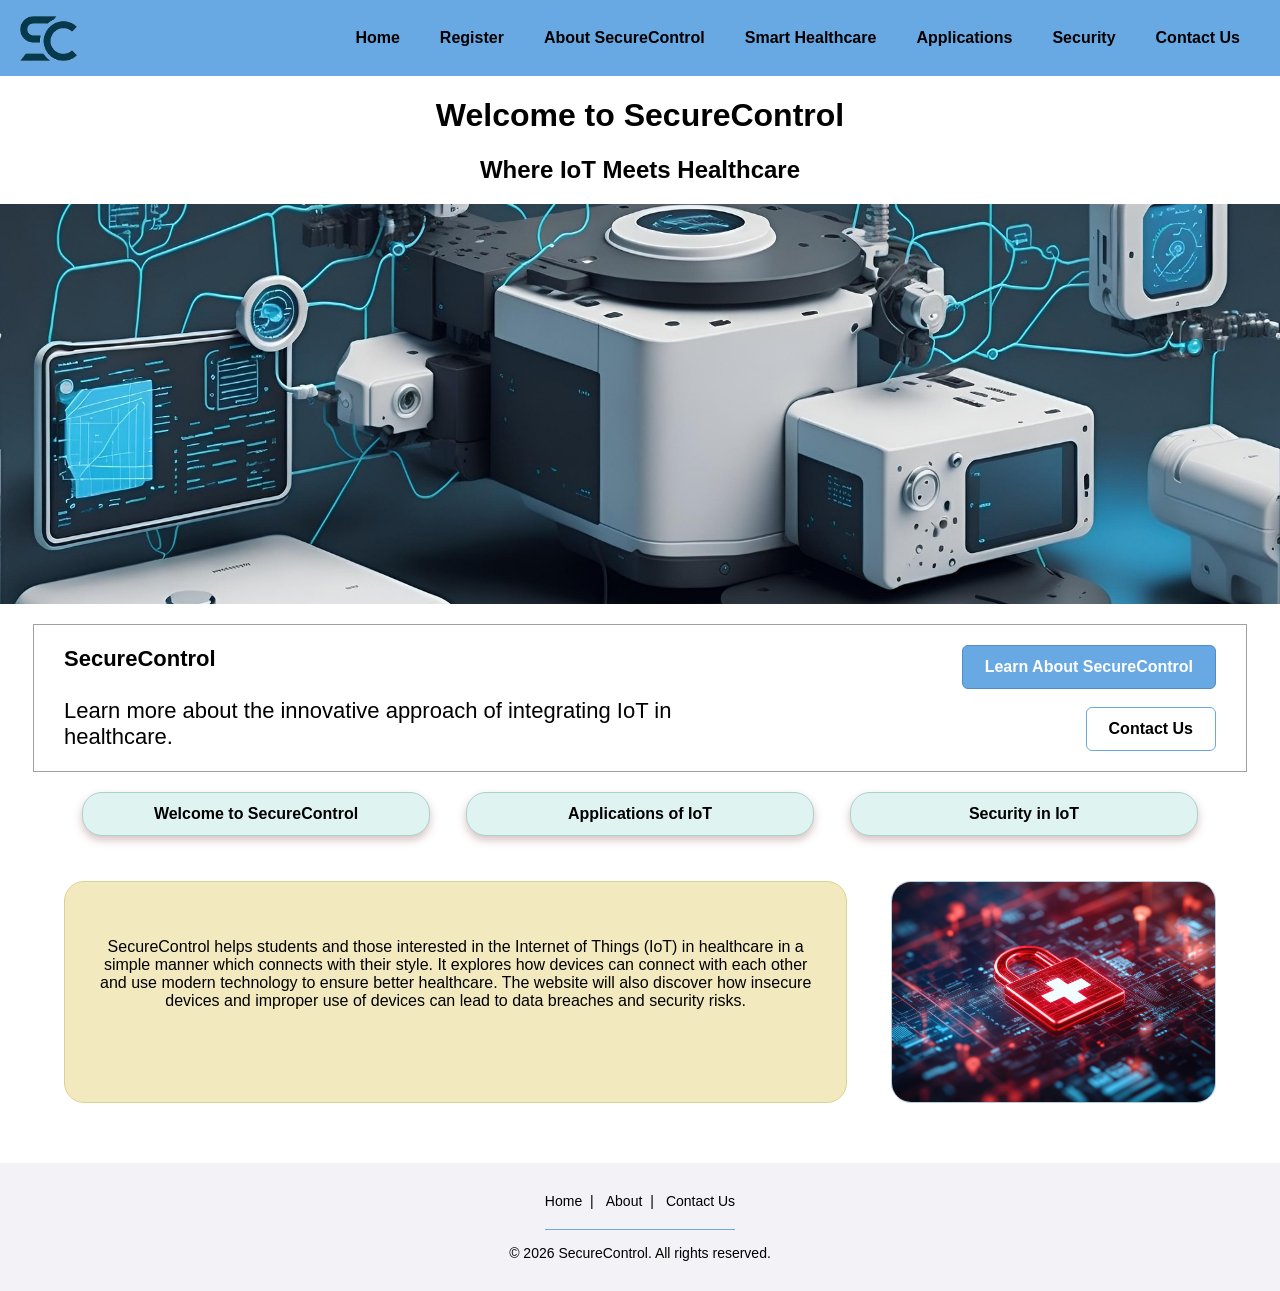
<file: index.html>
<!DOCTYPE html>
<html lang="en">
<head>
<meta charset="UTF-8">
<meta name="viewport" content="width=device-width, initial-scale=1.0">
<title>SecureControl | Home</title>
<link rel="stylesheet" href="webstyle.css">
</head>
<body>

<nav class="top-menu">
    <a href="index.html" class="logo-link"><img class="logo" src="images/logo.png" alt="Nav Logo"></a>
    <ul>
        <li><a href="index.html">Home</a></li>
        <li><a href="register.html">Register</a></li>
        <li><a href="about_securecontrol.html">About SecureControl</a></li>
        <li><a href="smart_healthcare.html">Smart Healthcare</a></li>
        <li><a href="applications.html">Applications</a></li>
        <li><a href="security.html">Security</a></li>
        <li><a href="contact.html">Contact Us</a></li>
    </ul>
</nav>


    <h1 style="text-align: center;">Welcome to SecureControl</h1>
    <h2 style="text-align: center;">Where IoT Meets Healthcare</h2>


<div class="main">
    <img src="images/home_main.jpg" alt="IoT in healthcare main image">
</div>

<div class="homeBrandRow">
    <div class="homeBrandText">
        <strong>SecureControl</strong><br><br>
        Learn more about the innovative approach of integrating IoT in healthcare.
    </div>

    <div class="homeButtons">
        <a href="about_securecontrol.html" class="blue-btn">Learn About SecureControl</a><br><br>
        <a href="contact.html" class="white-btn">Contact Us</a>
    </div>
</div>

<div class="gallerycontainer">
    <div class="row">
        <div class="card">
            <div class="container">
                <a href="about_securecontrol.html">
                    <b>Welcome to SecureControl</b>
                </a>
            </div>
        </div>

        <div class="card">
            <div class="container">
                <a href="applications.html">
                    <b>Applications of IoT</b>
                </a>
            </div>
        </div>

        <div class="card">
            <div class="container">
                <a href="security.html">
                    <b>Security in IoT</b>
                </a>
            </div>
        </div>
    </div>
</div>

<div class="homeBottomRow">
    <div class="homeIntroBox">
        <p>
            SecureControl helps students and those interested in the Internet of Things (IoT) in healthcare in a simple manner which connects with their style. 
            It explores how devices can connect with each other and use modern technology to ensure better healthcare.
            The website will also discover how insecure devices and improper use of devices can lead to data breaches and security risks.
        </p>
    </div>

    <div class="homeSideImageBox">
        <img src="images/home_side.jpg" alt="Related healthcare technology image">
    </div>
</div>

<div class="footer">
    <div class="footer-links">
        <a href="index.html">Home</a>
        <a href="about_securecontrol.html">About</a>
        <a href="contact.html">Contact Us</a>
    </div>
    <div class="footer-copyright">
        &copy; 2026 SecureControl. All rights reserved.
    </div>
</div>

</body>
</html>
</file>
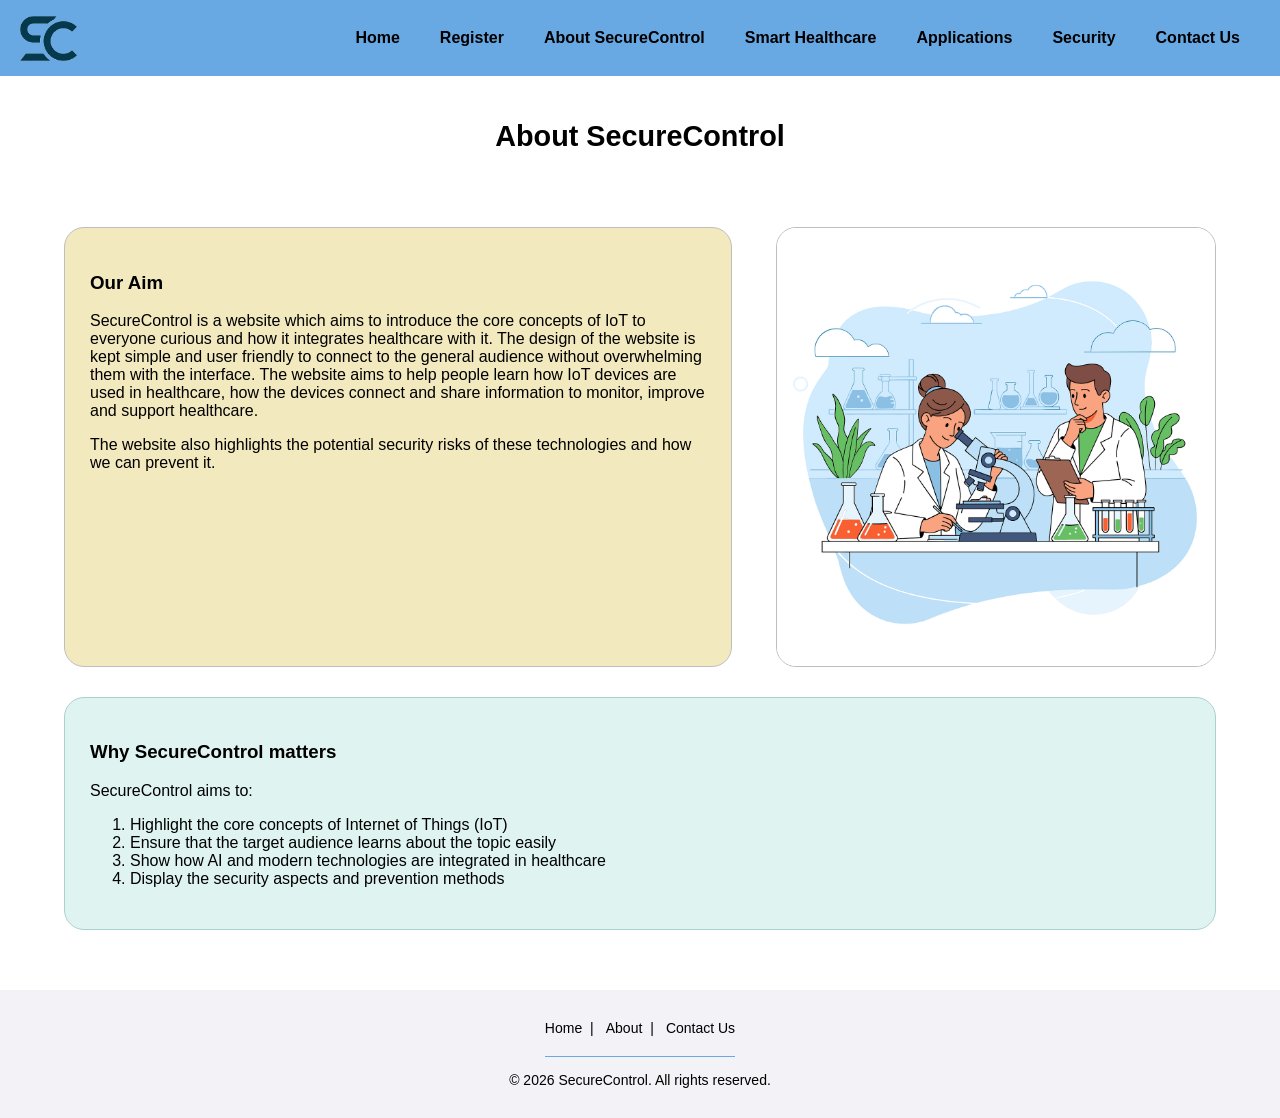
<file: about_securecontrol.html>
<!DOCTYPE html>
<html lang="en">
<head>
<meta charset="UTF-8">
<meta name="viewport" content="width=device-width, initial-scale=1.0">
<title>SecureControl | About SecureControl</title>
<link rel="stylesheet" href="webstyle.css">
</head>
<body>

<nav class="top-menu">
    <a href="index.html" class="logo-link"><img class="logo" src="images/logo.png" alt="Logo"></a>
    <ul>
        <li><a href="index.html">Home</a></li>
        <li><a href="register.html">Register</a></li>
        <li><a href="about_securecontrol.html">About SecureControl</a></li>
        <li><a href="smart_healthcare.html">Smart Healthcare</a></li>
        <li><a href="applications.html">Applications</a></li>
        <li><a href="security.html">Security</a></li>
        <li><a href="contact.html">Contact Us</a></li>
    </ul>
</nav>

<div class="heading">
    <h2>About SecureControl</h2>
</div>

<div class="aboutMissionRow">
    <div class="aboutMission">
        <h3>Our Aim</h3>
        <p>
            SecureControl is a website which aims to introduce the core concepts of IoT to everyone curious and how it integrates healthcare with it.
            The design of the website is kept simple and user friendly to connect to the general audience without overwhelming them with the interface.
            The website aims to help people learn how IoT devices are used in healthcare, how the devices connect and share information to monitor, improve and 
            support healthcare.
        </p>
        <p>
            The website also highlights the potential security risks of these technologies and how we can prevent it.
        </p>
 
    </div>

    <div class="aboutImageBox">
        <img src="images/about_target.png" alt="Target audience and healthcare technology image">
    </div>
</div>

<div class="aboutBottomRow">
    <div class="aboutImportance" style="width: 100%;">
        <h3>Why SecureControl matters</h3>
        <p>SecureControl aims to:</p>
        <ol>
            <li>Highlight the core concepts of Internet of Things (IoT)</li>
            <li>Ensure that the target audience learns about the topic easily</li>
            <li>Show how AI and modern technologies are integrated in healthcare</li>
            <li>Display the security aspects and prevention methods</li>
        </ol>
    </div>
</div>

<div class="footer">
    <div class="footer-links">
        <a href="index.html">Home</a>
        <a href="about_securecontrol.html">About</a>
        <a href="contact.html">Contact Us</a>
    </div>
    <div class="footer-copyright">
        &copy; 2026 SecureControl. All rights reserved.
    </div>
</div>

</body>
</html>
</file>
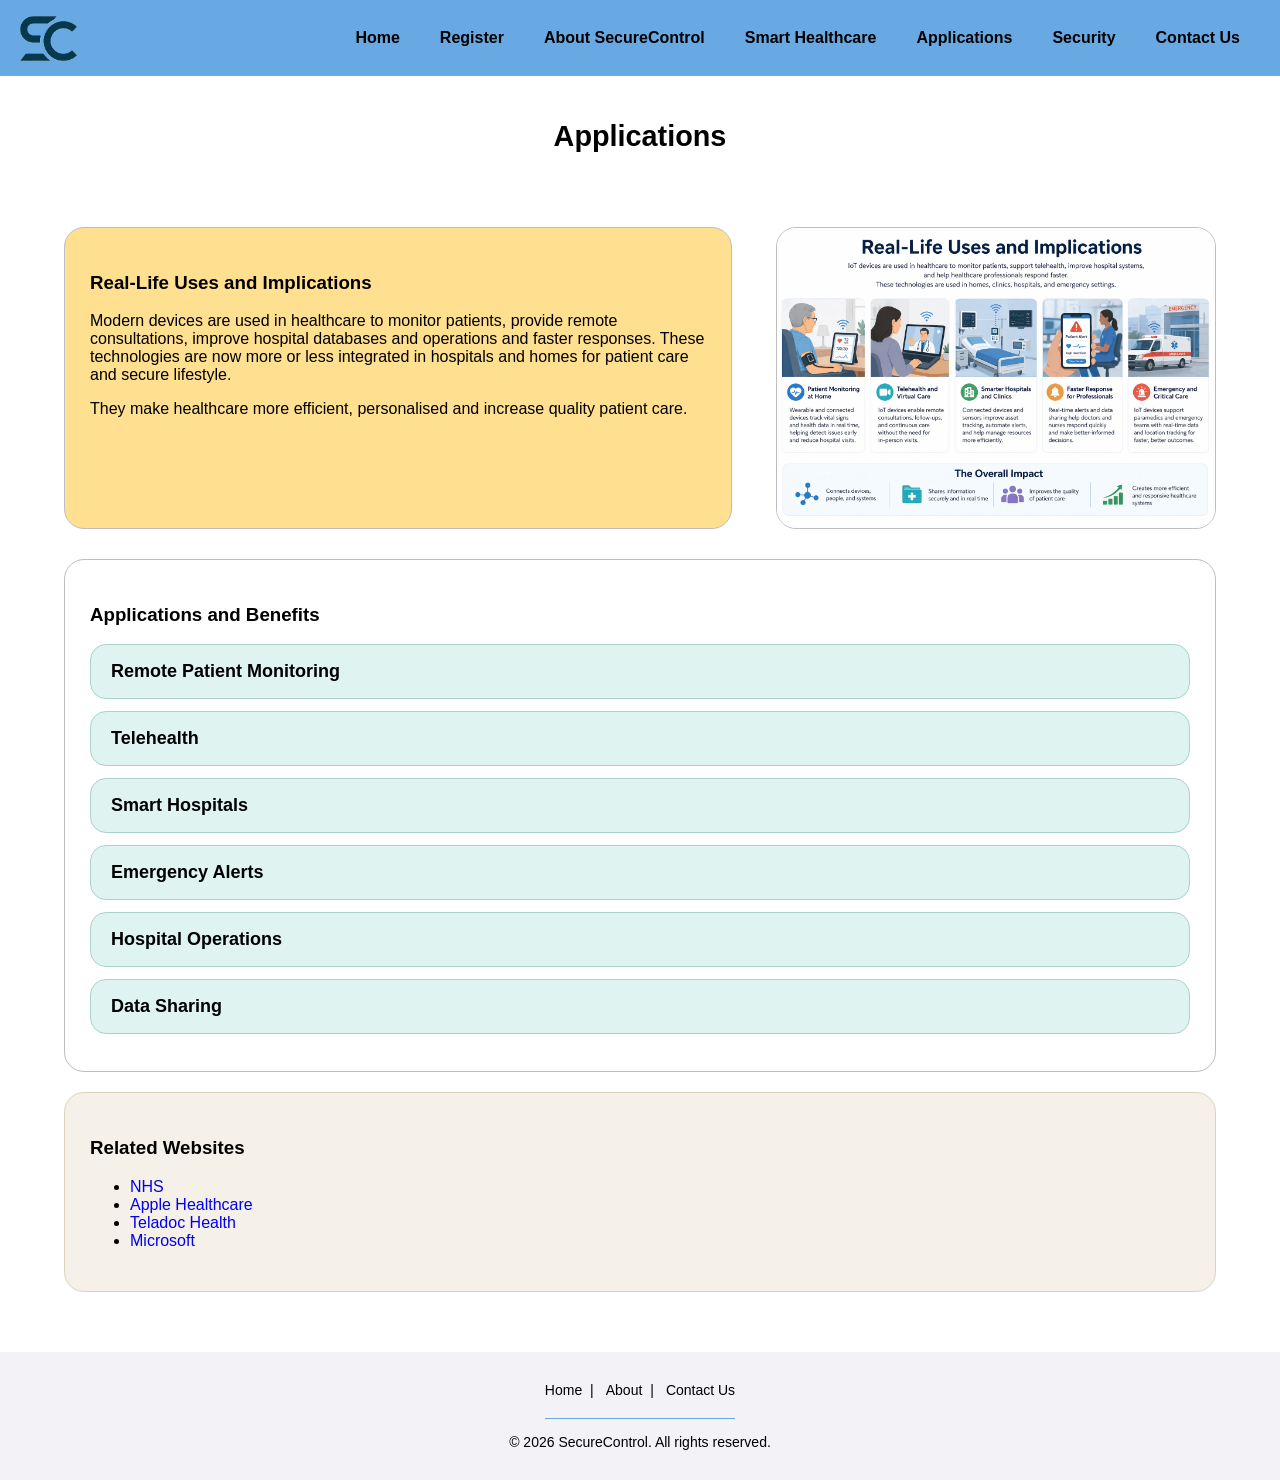
<file: applications.html>
<!DOCTYPE html>
<html lang="en">
<head>
<meta charset="UTF-8">
<meta name="viewport" content="width=device-width, initial-scale=1.0">
<title>SecureControl | Applications</title>
<link rel="stylesheet" href="webstyle.css">

<script>
function toggleList(id)
{
    var x = document.getElementById(id);

    if (x.style.display == "block")
    {
        x.style.display = "none";
    }
    else
    {
        x.style.display = "block";
    }
}
</script>
</head>
<body>

<nav class="top-menu">
    <a href="index.html" class="logo-link"><img class="logo" src="images/logo.png" alt="Nav Logo"></a>
    <ul>
        <li><a href="index.html">Home</a></li>
        <li><a href="register.html">Register</a></li>
        <li><a href="about_securecontrol.html">About SecureControl</a></li>
        <li><a href="smart_healthcare.html">Smart Healthcare</a></li>
        <li><a href="applications.html">Applications</a></li>
        <li><a href="security.html">Security</a></li>
        <li><a href="contact.html">Contact Us</a></li>
    </ul>
</nav>

<div class="heading">
    <h2>Applications</h2>
</div>

<div class="appsTopRow">
    <div class="appsTextBox">
        <h3>Real-Life Uses and Implications</h3>
        <p>
            Modern devices are used in healthcare to monitor patients, provide remote consultations,
            improve hospital databases and operations and faster responses.
            These technologies are now more or less integrated in hospitals and homes for patient care and secure lifestyle.
        </p>
        <p>
            They make healthcare more efficient, personalised and increase quality patient care.
        </p>
    </div>

    <div class="appsImageBox">
        <img src="images/applications_main.png" alt="Applications of IoT in healthcare">
    </div>
</div>

<div class="appsListBox">
    <h3>Applications and Benefits</h3>

    <ul class="appsList">
        <li>
            <button type="button" class="appButton" onclick="toggleList('app1')">Remote Patient Monitoring</button>
            <div class="nestedList" id="app1">
                <ol>
                    <li>Easy home monitoring</li>
                    <li>Decreases hospital visits</li>
                    <li>Helps early detection</li>
                </ol>
            </div>
        </li>

        <li>
            <button type="button" class="appButton" onclick="toggleList('app2')">Telehealth</button>
            <div class="nestedList" id="app2">
                <ul style="list-style-type: square;">
                    <li>Better healthcare access</li>
                    <li>Remote consultations</li>
                    <li>Saves travel time</li>
                </ul>
            </div>
        </li>

        <li>
            <button type="button" class="appButton" onclick="toggleList('app3')">Smart Hospitals</button>
            <div class="nestedList" id="app3">
                <ol style="list-style-type: lower-alpha;">
                    <li>Offers easy hospital access</li>
                    <li>Better patient tracking</li>
                    <li>Fast communication</li>
                </ol>
            </div>
        </li>

        <li>
            <button type="button" class="appButton" onclick="toggleList('app4')">Emergency Alerts</button>
            <div class="nestedList" id="app4">
                <ol type="i">
                    <li>Sends alerts during unsafe readings</li>
                    <li>Improves emergency response</li>
                    <li>Supports patient safety</li>
                </ol>
            </div>
        </li>

        <li>
            <button type="button" class="appButton" onclick="toggleList('app5')">Hospital Operations</button>
            <div class="nestedList" id="app5">
                <ol type="I">
                    <li>Efficient operations</li>
                    <li>Equipment tracking</li>
                    <li>Easy resource management</li>
                </ol>
            </div>
        </li>

        <li>
            <button type="button" class="appButton" onclick="toggleList('app6')">Data Sharing</button>
            <div class="nestedList" id="app6">
                <ul type="circle">
                    <li>Connects healthcare systems</li>
                    <li>Better communication between staffs</li>
                    <li>Better decision-making</li>
                </ul>
            </div>
        </li>
    </ul>
</div>

<div class="relatedSites">
    <h3>Related Websites</h3>
    <ul>
        <li><a href="https://www.nhs.uk" target="_blank">NHS</a></li>
        <li><a href="https://www.apple.com/healthcare/" target="_blank">Apple Healthcare</a></li>
        <li><a href="https://www.teladochealth.com" target="_blank">Teladoc Health</a></li>
        <li><a href="https://www.microsoft.com" target="_blank">Microsoft</a></li>
    </ul>
</div>

<div class="footer">
    <div class="footer-links">
        <a href="index.html">Home</a>
        <a href="about_securecontrol.html">About</a>
        <a href="contact.html">Contact Us</a>
    </div>
    <div class="footer-copyright">
        &copy; 2026 SecureControl. All rights reserved.
    </div>
</div>

</body>
</html>
</file>
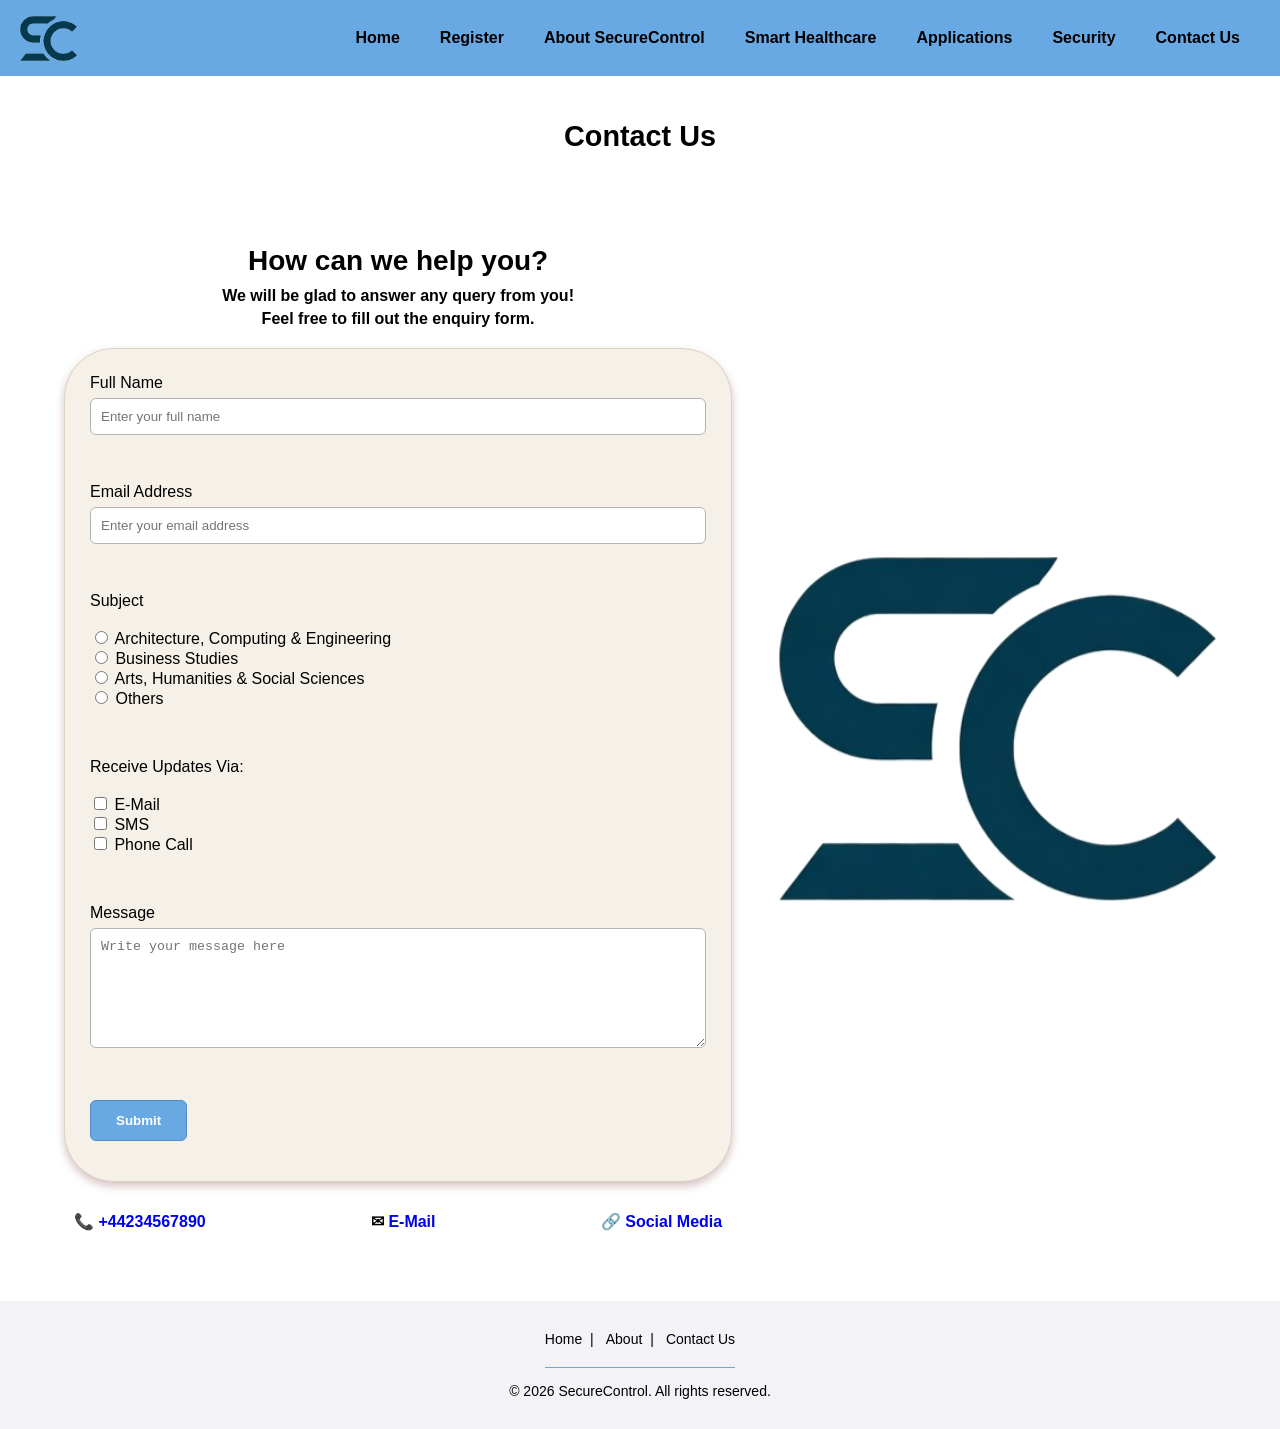
<file: contact.html>
<!DOCTYPE html>
<html lang="en">
<head>
<meta charset="UTF-8">
<meta name="viewport" content="width=device-width, initial-scale=1.0">
<title>SecureControl | Contact Us</title>
<link rel="stylesheet" href="webstyle.css">

<script>
function contactCheck(form)
{
    document.getElementById("nameError").innerHTML = "";
    document.getElementById("emailError").innerHTML = "";
    document.getElementById("subjectError").innerHTML = "";
    document.getElementById("updatesError").innerHTML = "";
    document.getElementById("messageError").innerHTML = "";
    document.getElementById("contactMessage").innerHTML = "";

    var isValid = true;

    if (form.txtName.value == "")
    {
        document.getElementById("nameError").innerHTML = "Please enter your Full Name!";
        document.getElementById("nameError").style.color = "red";
        isValid = false;
    }
    
    if (form.txtEmail.value == "")
    {
        document.getElementById("emailError").innerHTML = "Please enter your Email Address!";
        document.getElementById("emailError").style.color = "red";
        isValid = false;
    }
    else if (form.txtEmail.value != "" && form.txtEmail.value.indexOf('@') == -1)
    {
        document.getElementById("emailError").innerHTML = "The Email Address is not valid!";
        document.getElementById("emailError").style.color = "red";
        isValid = false;
    }
    
    if (form.txtSubject.value == "")
    {
        document.getElementById("subjectError").innerHTML = "Please enter the Subject!";
        document.getElementById("subjectError").style.color = "red";
        isValid = false;
    }
    
    if (form.txtMessage.value == "")
    {
        document.getElementById("messageError").innerHTML = "Please enter the Message!";
        document.getElementById("messageError").style.color = "red";
        isValid = false;
    }

    if (isValid)
    {
        document.getElementById("contactMessage").innerHTML = "Message sent successfully";
        document.getElementById("contactMessage").style.color = "green";
        form.reset();
    }
}
</script>
</head>
<body>

<nav class="top-menu">
    <a href="index.html" class="logo-link"><img class="logo" src="images/logo.png" alt="Nav Logo"></a>
    <ul>
        <li><a href="index.html">Home</a></li>
        <li><a href="register.html">Register</a></li>
        <li><a href="about_securecontrol.html">About SecureControl</a></li>
        <li><a href="smart_healthcare.html">Smart Healthcare</a></li>
        <li><a href="applications.html">Applications</a></li>
        <li><a href="security.html">Security</a></li>
        <li><a href="contact.html">Contact Us</a></li>
    </ul>
</nav>

<div class="heading">
    <h2>Contact Us</h2>
</div>

<div class="contactGrid">
    <div class="contactLeft">
        <div class="contactIntro">
            <h3>How can we help you?</h3>
            <p>We will be glad to answer any query from you!</p>
            <p>Feel free to fill out the enquiry form.</p>
        </div>

        <div class="centerContent">
            <form>
                Full Name<br>
                <input type="text" name="txtName" placeholder="Enter your full name"><br>
                <div class="fieldError" id="nameError"></div>

                Email Address<br>
                <input type="email" name="txtEmail" placeholder="Enter your email address"><br>
                <div class="fieldError" id="emailError"></div>

                Subject<br><br>
                <input type="radio" name="txtSubject" value="Architecture, Computing & Engineering"> Architecture, Computing & Engineering<br>
                <input type="radio" name="txtSubject" value="Business Studies"> Business Studies<br>
                <input type="radio" name="txtSubject" value="Arts, Humanities & Social Sciences"> Arts, Humanities & Social Sciences<br>
                <input type="radio" name="txtSubject" value="Others"> Others<br>
                <div class="fieldError" id="subjectError"></div><br>

                Receive Updates Via:<br><br>
                <input type="checkbox" name="txtUpdates" value="E-Mail"> E-Mail<br>
                <input type="checkbox" name="txtUpdates" value="SMS"> SMS<br>
                <input type="checkbox" name="txtUpdates" value="Phone Call"> Phone Call<br>
                <div class="fieldError" id="updatesError"></div><br>
                

                Message<br>
                <textarea name="txtMessage" placeholder="Write your message here"></textarea><br>
                <div class="fieldError" id="messageError"></div>

                <input type="submit" value="Submit" onClick="event.preventDefault(); contactCheck(this.form)">
            </form>

            <div class="contactMessage" id="contactMessage"></div>
        </div>

        <div class="contactSocial">
            <div>📞 <a href="tel:+44234567890">+44234567890</a></div>
            <div>✉ <a href="mailto:securecontrol@info.com">E-Mail</a></div>
            <div>🔗 <a href="https://x.com/UEL_News" target="_blank">Social Media</a></div>
        </div>
    </div>

    <div class="contactRight" id="contactRight">
        <img src="images/logo.png" alt="SecureControl Logo" class="contact-logo">
    </div>
</div>

<div class="footer">
    <div class="footer-links">
        <a href="index.html">Home</a>
        <a href="about_securecontrol.html">About</a>
        <a href="contact.html">Contact Us</a>
    </div>
    <div class="footer-copyright">
        &copy; 2026 SecureControl. All rights reserved.
    </div>
</div>

</body>
</html>
</file>
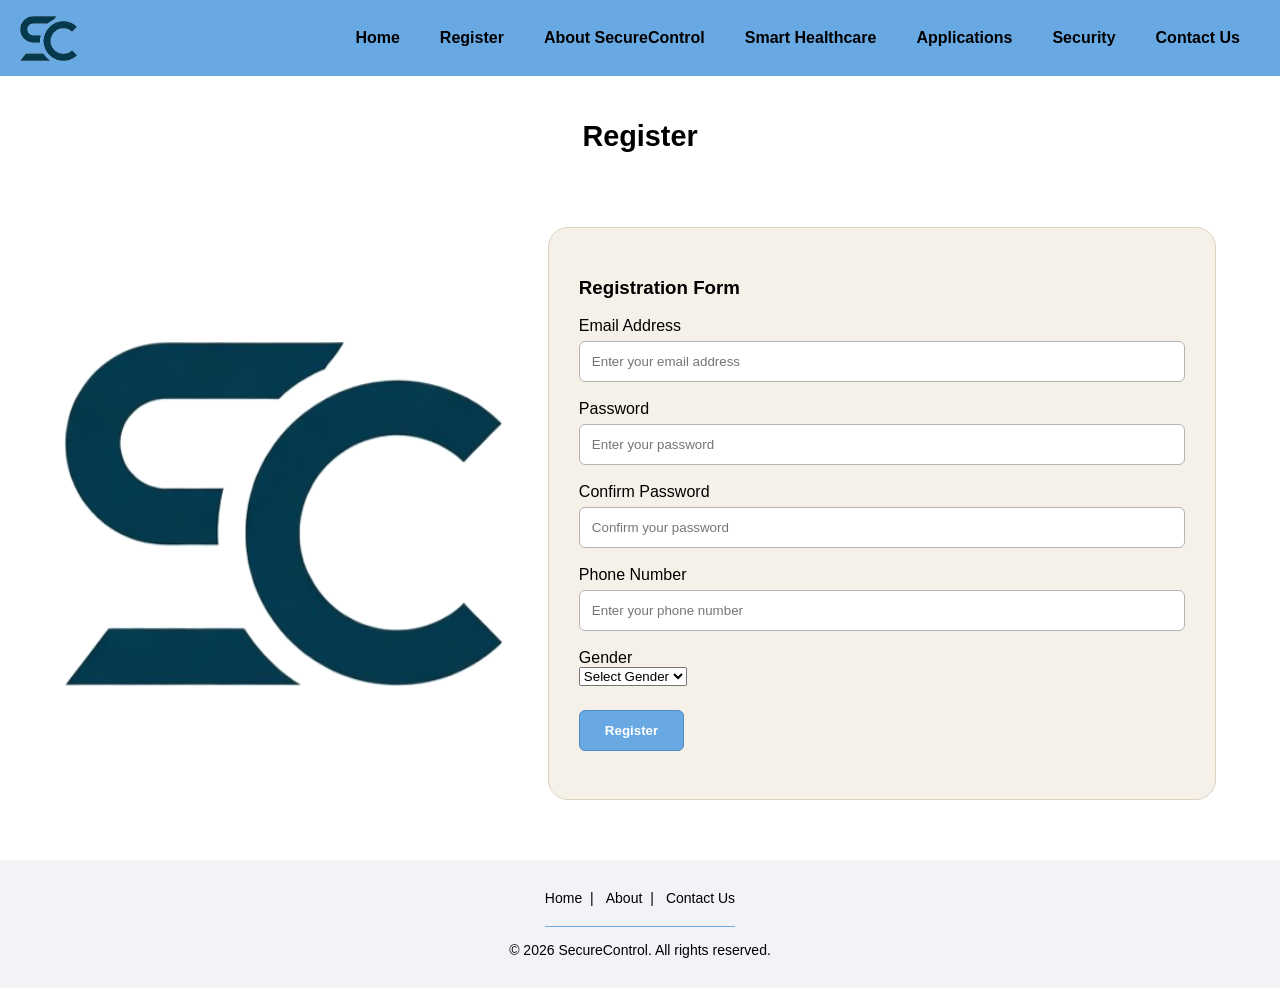
<file: register.html>
<!DOCTYPE html>
<html lang="en">
<head>
<meta charset="UTF-8">
<meta name="viewport" content="width=device-width, initial-scale=1.0">
<title>SecureControl | Register</title>
<link rel="stylesheet" href="webstyle.css">

<script>
function validationCheck(form)
{
    if (form.txtEmail.value == "")
    {
        alert("Please enter the Email Address!");
    }
    else if (form.txtEmail.value.indexOf('@') == -1)
    {
        alert("The Email Address is not valid!");
    }
    else if (form.txtPassword.value == "")
    {
        alert("Please enter the Password!");
    }
    else if (form.txtPassword.value.length < 4)
    {
        alert("Password must be at least 4 characters!");
    }
    else if (form.txtConfirmPassword.value == "")
    {
        alert("Please enter the Confirm Password!");
    }
    else if (form.txtPassword.value != form.txtConfirmPassword.value)
    {
        alert("Passwords do not match!");
    }
    else if (form.txtPhone.value == "")
    {
        alert("Please enter the Phone Number!");
    }
    else if (form.txtPhone.value.length < 10)
    {
        alert("Phone number must be at least 10 digits!");
    }
    else if (form.txtGender.value == "")
    {
        alert("Please select your gender!");
    }
    else
    {
        alert("Registration successful!");
        window.location.href = "smart_healthcare.html";
    }
}
</script>
</head>
<body>

<nav class="top-menu">
    <a href="index.html" class="logo-link"><img class="logo" src="images/logo.png" alt="NavLogo"></a>
    <ul>
        <li><a href="index.html">Home</a></li>
        <li><a href="register.html">Register</a></li>
        <li><a href="about_securecontrol.html">About SecureControl</a></li>
        <li><a href="smart_healthcare.html">Smart Healthcare</a></li>
        <li><a href="applications.html">Applications</a></li>
        <li><a href="security.html">Security</a></li>
        <li><a href="contact.html">Contact Us</a></li>
    </ul>
</nav>

<div class="heading">
    <h2>Register</h2>
</div>

<div class="registerRow">
    <img src="images/logo.png" alt="SecureControl Logo" class="register-logo-image">

    <div class="registerForm">
        <h3>Registration Form</h3>

        <form>
            Email Address<br>
            <input type="text" name="txtEmail" placeholder="Enter your email address"><br>

            Password<br>
            <input type="password" name="txtPassword" placeholder="Enter your password"><br>

            Confirm Password<br>
            <input type="password" name="txtConfirmPassword" placeholder="Confirm your password"><br>

            Phone Number<br>
            <input type="text" name="txtPhone" placeholder="Enter your phone number"><br>

            Gender<br>
            <select name="txtGender">
                <option value="">Select Gender</option>
                <option value="Male">Male</option>
                <option value="Female">Female</option>
                <option value="Other">Other</option>
            </select><br><br>

            <input type="button" name="btnRegister" value="Register" onClick="validationCheck(this.form)">
        </form>
    </div>
</div>

<div class="footer">
    <div class="footer-links">
        <a href="index.html">Home</a>
        <a href="about_securecontrol.html">About</a>
        <a href="contact.html">Contact Us</a>
    </div>
    <div class="footer-copyright">
        &copy; 2026 SecureControl. All rights reserved.
    </div>
</div>

</body>
</html>
</file>
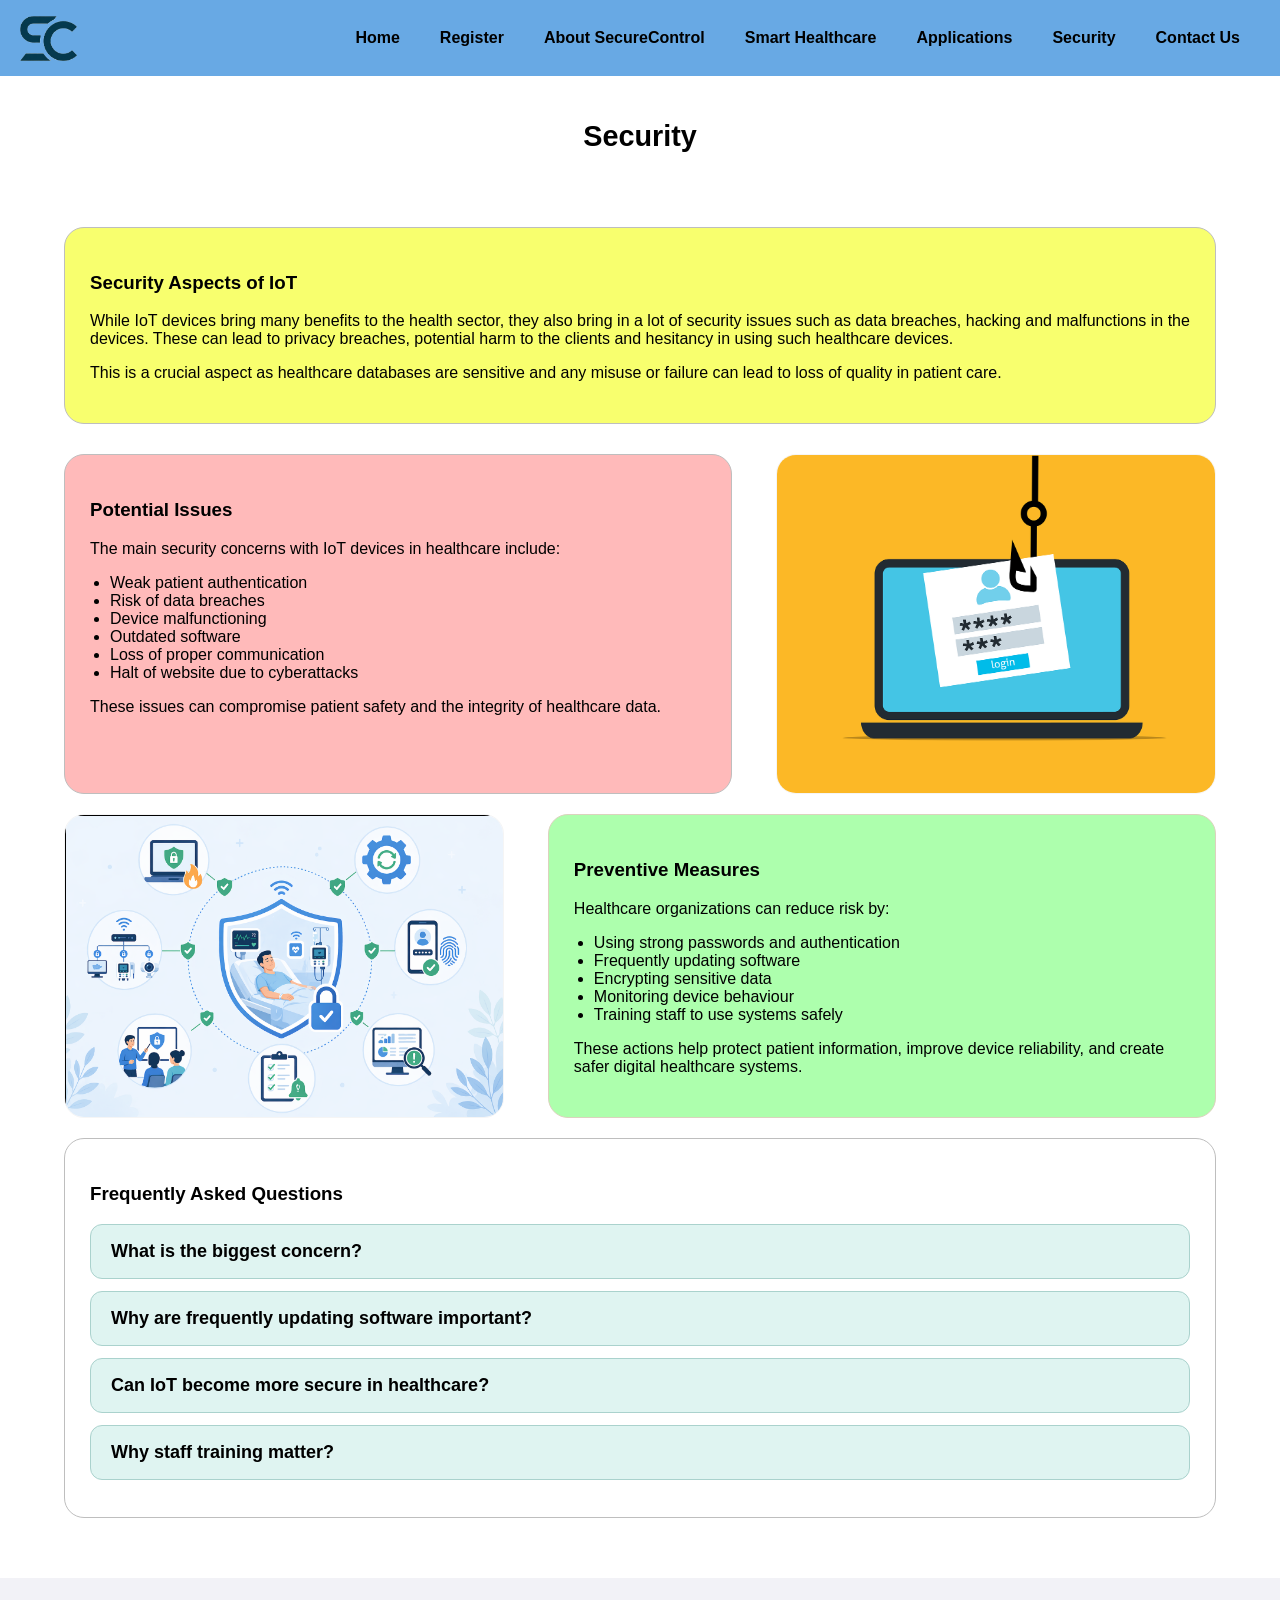
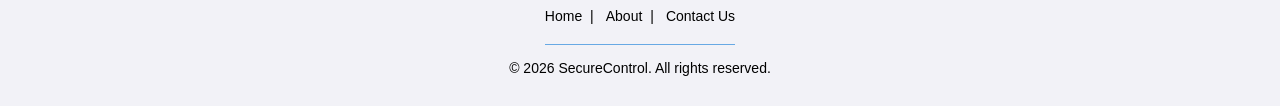
<file: security.html>
<!DOCTYPE html>
<html lang="en">
<head>
<meta charset="UTF-8">
<meta name="viewport" content="width=device-width, initial-scale=1.0">
<title>SecureControl | Security</title>
<link rel="stylesheet" href="webstyle.css">

<script>
function toggleFaq(id)
{
    var x = document.getElementById(id);

    if (x.style.display == "block")
    {
        x.style.display = "none";
    }
    else
    {
        x.style.display = "block";
    }
}
</script>
</head>
<body>

<nav class="top-menu">
    <a href="index.html" class="logo-link"><img class="logo" src="images/logo.png" alt="Nav Logo"></a>
    <ul>
        <li><a href="index.html">Home</a></li>
        <li><a href="register.html">Register</a></li>
        <li><a href="about_securecontrol.html">About SecureControl</a></li>
        <li><a href="smart_healthcare.html">Smart Healthcare</a></li>
        <li><a href="applications.html">Applications</a></li>
        <li><a href="security.html">Security</a></li>
        <li><a href="contact.html">Contact Us</a></li>
    </ul>
</nav>

<div class="heading">
    <h2>Security</h2>
</div>

<div class="securityIntro">
    <h3>Security Aspects of IoT</h3>
    <p>
        While IoT devices bring many benefits to the health sector, they also bring in a lot of security issues such as
        data breaches, hacking and malfunctions in the devices. These can lead to privacy breaches, potential harm to the clients
        and hesitancy in using such healthcare devices.
    </p>
    <p>
        This is a crucial aspect as healthcare databases are sensitive and any misuse or failure can lead to loss of quality in
        patient care.
    </p>
</div>

<div class="securityTopRow">
    <div class="securityConcerns">
        <h3>Potential Issues</h3>
        <p>The main security concerns with IoT devices in healthcare include:</p>
        <ul>
            <li>Weak patient authentication</li>
            <li>Risk of data breaches</li>
            <li>Device malfunctioning</li>
            <li>Outdated software</li>
            <li>Loss of proper communication</li>
            <li>Halt of website due to cyberattacks</li>
        </ul>
        <p>These issues can compromise patient safety and the integrity of healthcare data.</p>
    </div>

    <div class="securityImageBox">
        <img src="images/security_risk.png" alt="Risk related image">
    </div>
</div>

<div class="securityBottomRow">
    <div class="securityPreventionImage">
        <img src="images/security_prevention.png" alt="Prevention related image">
    </div>

    <div class="securityPrevention">
        <h3>Preventive Measures</h3>
        <p>Healthcare organizations can reduce risk by:</p>
        <ul>
            <li>Using strong passwords and authentication</li>
            <li>Frequently updating software</li>
            <li>Encrypting sensitive data</li>
            <li>Monitoring device behaviour</li>
            <li>Training staff to use systems safely</li>
        </ul>
        <p>
            These actions help protect patient information, improve device reliability,
            and create safer digital healthcare systems.
        </p>
    </div>
</div>

<div class="faqSection">
    <h3>Frequently Asked Questions</h3>

    <div class="faqBox">
        <button type="button" class="faqQuestion" onclick="toggleFaq('faq1')">What is the biggest concern?</button>
        <div class="faqAnswer" id="faq1">
            Unauthorized access to healthcare devices and sensitive patient data is one of the biggest risks.
        </div>
    </div>

    <div class="faqBox">
        <button type="button" class="faqQuestion" onclick="toggleFaq('faq2')">Why are frequently updating software important?</button>
        <div class="faqAnswer" id="faq2">
            Updates can fix device weaknesses and reduce the chance of attacks.
        </div>
    </div>

    <div class="faqBox">
        <button type="button" class="faqQuestion" onclick="toggleFaq('faq3')">Can IoT become more secure in healthcare?</button>
        <div class="faqAnswer" id="faq3">
            Yes. With stronger settings, updates, encryption, and staff awareness, IoT can be safer.
        </div>
    </div>

    <div class="faqBox">
        <button type="button" class="faqQuestion" onclick="toggleFaq('faq4')">Why staff training matter?</button>
        <div class="faqAnswer" id="faq4">
            Human error can create security problems, so training helps staff use systems correctly.
        </div>
    </div>
</div>

<div class="footer">
    <div class="footer-links">
        <a href="index.html">Home</a>
        <a href="about_securecontrol.html">About</a>
        <a href="contact.html">Contact Us</a>
    </div>
    <div class="footer-copyright">
        &copy; 2026 SecureControl. All rights reserved.
    </div>
</div>

</body>
</html>
</file>
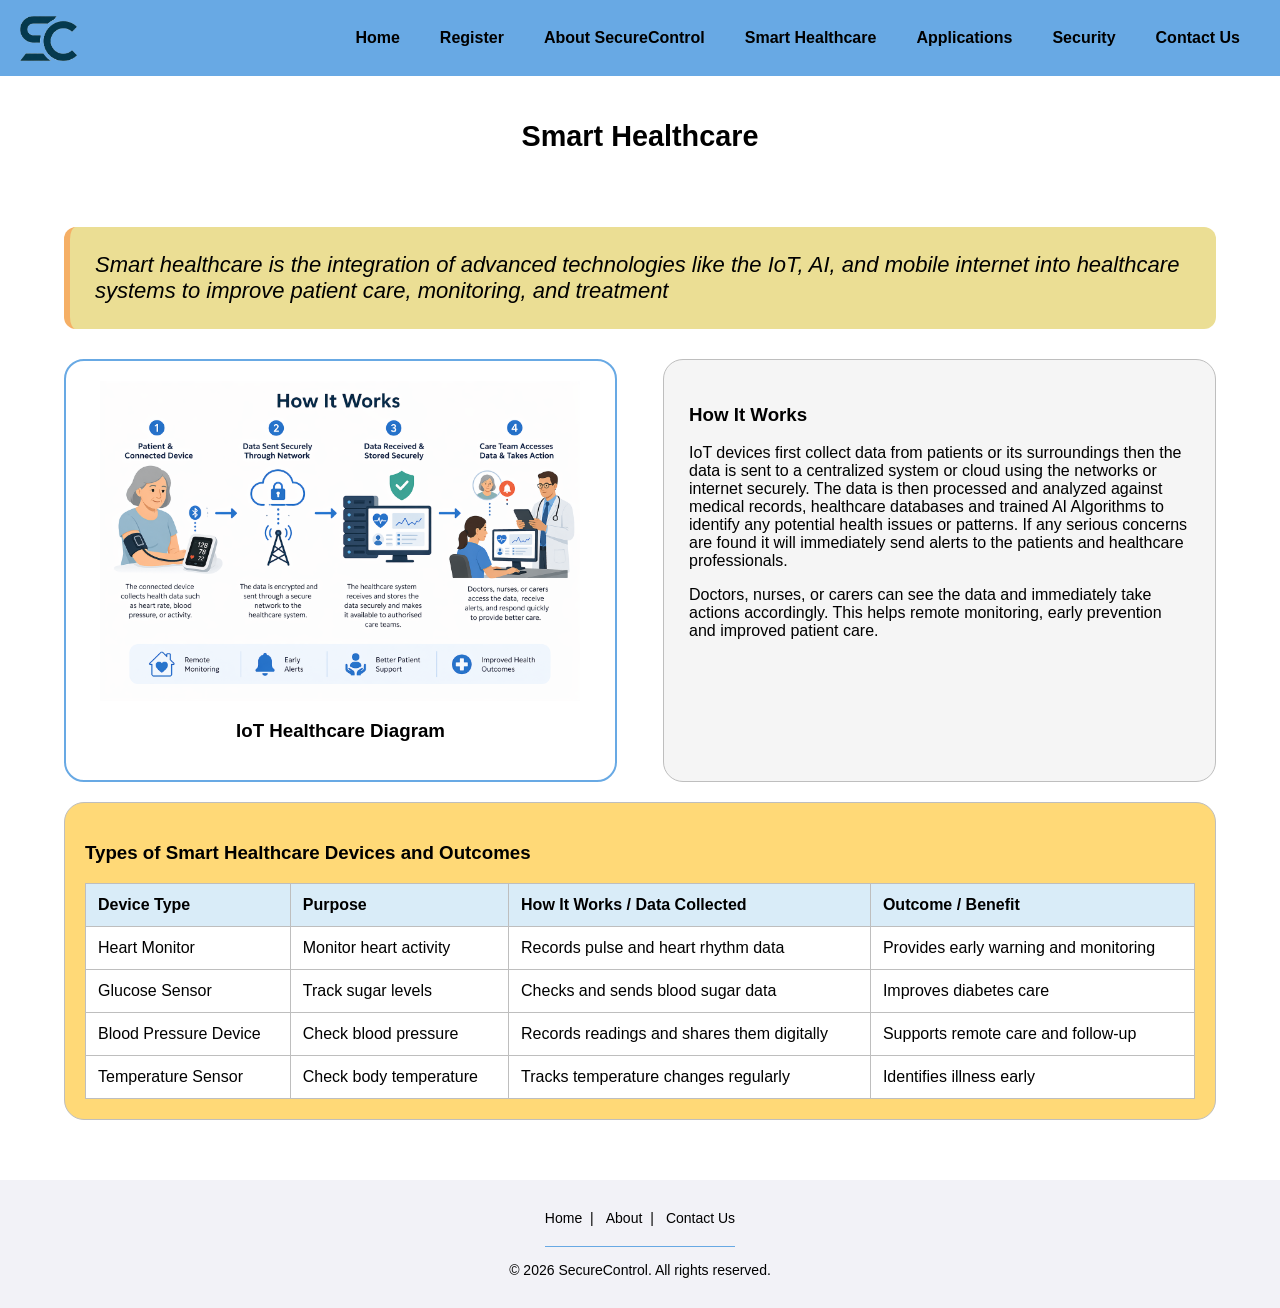
<file: smart_healthcare.html>
<!DOCTYPE html>
<html lang="en">
<head>
<meta charset="UTF-8">
<meta name="viewport" content="width=device-width, initial-scale=1.0">
<title>SecureControl | Smart Healthcare</title>
<link rel="stylesheet" href="webstyle.css">
</head>
<body>

<nav class="top-menu">
    <a href="index.html" class="logo-link"><img class="logo" src="images/logo.png" alt="Nav Logo"></a>
    <ul>
        <li><a href="index.html">Home</a></li>
        <li><a href="register.html">Register</a></li>
        <li><a href="about_securecontrol.html">About SecureControl</a></li>
        <li><a href="smart_healthcare.html">Smart Healthcare</a></li>
        <li><a href="applications.html">Applications</a></li>
        <li><a href="security.html">Security</a></li>
        <li><a href="contact.html">Contact Us</a></li>
    </ul>
</nav>

<div class="heading">
    <h2>Smart Healthcare</h2>
</div>

<div class="smartDef">
    <blockquote>
        Smart healthcare is the integration of advanced technologies like the IoT, AI, and mobile internet into healthcare systems
        to improve patient care, monitoring, and treatment
    </blockquote>
</div>

<div class="smartRow">
    <div class="smartDiagramBox">
        <img src="images/smart_diagram.png" alt="Diagram showing how IoT devices work in healthcare" style="width: 100%; height: 320px; object-fit: contain;">
        <h3 style="text-align: center;">IoT Healthcare Diagram</h3>
    </div>

    <div class="smartExplain">
        <h3>How It Works</h3>
        <p>
            IoT devices first collect data from patients or its surroundings then the data is sent to a centralized system or cloud
            using the networks or internet securely. The data is then processed and analyzed against medical records, healthcare databases and trained AI Algorithms
            to identify any potential health issues or patterns. If any serious concerns are found it will immediately send alerts to the patients and healthcare professionals.
        </p>
        <p>
            Doctors, nurses, or carers can see the data and immediately take actions accordingly.
            This helps remote monitoring, early prevention and improved patient care.
        </p>
    </div>
</div>

<div class="smartTableBox">
    <h3>Types of Smart Healthcare Devices and Outcomes</h3>

    <table>
        <tr>
            <th>Device Type</th>
            <th>Purpose</th>
            <th>How It Works / Data Collected</th>
            <th>Outcome / Benefit</th>
        </tr>
        <tr>
            <td>Heart Monitor</td>
            <td>Monitor heart activity</td>
            <td>Records pulse and heart rhythm data</td>
            <td>Provides early warning and monitoring</td>
        </tr>
        <tr>
            <td>Glucose Sensor</td>
            <td>Track sugar levels</td>
            <td>Checks and sends blood sugar data</td>
            <td>Improves diabetes care</td>
        </tr>
        <tr>
            <td>Blood Pressure Device</td>
            <td>Check blood pressure</td>
            <td>Records readings and shares them digitally</td>
            <td>Supports remote care and follow-up</td>
        </tr>
        <tr>
            <td>Temperature Sensor</td>
            <td>Check body temperature</td>
            <td>Tracks temperature changes regularly</td>
            <td>Identifies illness early</td>
        </tr>
    </table>
</div>

<div class="footer">
    <div class="footer-links">
        <a href="index.html">Home</a>
        <a href="about_securecontrol.html">About</a>
        <a href="contact.html">Contact Us</a>
    </div>
    <div class="footer-copyright">
        &copy; 2026 SecureControl. All rights reserved.
    </div>
</div>

</body>
</html>
</file>
<file: webstyle.css>
/* =========================================
   COMMON STYLES
========================================= */
body {
    margin: 0;
    font-family: Arial, sans-serif;
    background-color: white;
    color: black;
}

img {
    max-width: 100%;
    display: block;
}

a {
    text-decoration: none;
}

nav.top-menu {
    background-color: rgb(104, 169, 228);
    width: 100%;
    display: flex;
    align-items: center;
    justify-content: space-between;
    padding: 15px 20px;
    box-sizing: border-box;
}

nav.top-menu a.logo-link {
    padding: 0;
    display: flex;
    align-items: center;
    margin: 0;
}

nav.top-menu .logo {
    height: 45px;
    width: auto;
}

nav.top-menu ul {
    list-style: none;
    margin: 0;
    padding: 0;
    display: flex;
    justify-content: flex-end;
    flex-wrap: wrap;
    font-family: 'Gill Sans', 'Gill Sans MT', Calibri, 'Trebuchet MS', sans-serif;
}

nav.top-menu a {
    display: block;
    padding: 14px 20px;
    color: rgb(0, 0, 0);
    transition: background-color 0.3s ease, color 0.3s ease;
    font-weight: bold;
}

nav.top-menu a:hover {
    background-color: rgb(80, 140, 200);
    color: white;
}

.heading {
    padding: 20px;
    text-align: center;
    font-size: 1.2em;
    font-family: 'Gill Sans', 'Gill Sans MT', Calibri, 'Trebuchet MS', sans-serif;
    color: black;
}

.main {
    width: 100%;
}

.main img {
    width: 100%;
    height: 400px;
    object-fit: cover;
}

.footer {
    margin-top: 60px;
    padding: 30px 20px;
    background-color: rgb(242, 242, 247);
    display: flex;
    flex-direction: column;
    justify-content: center;
    align-items: center;
    color: black;
}

.footer-links {
    display: flex;
    flex-direction: row;
    gap: 8px;
    font-size: 14px;
    padding-bottom: 20px;
    border-bottom: 1px solid rgb(104, 169, 228);
    justify-content: center;
}

.footer-links a {
    color: black;
    transition: color 0.3s ease;
}

.footer-links a:not(:last-child)::after {
    content: " | ";
    margin: 0 4px;
}

.footer-links a:hover {
    color: rgb(104, 169, 228);
}

.footer-copyright {
    font-size: 14px;
    margin-top: 15px;
}

.blue-btn {
    display: inline-block;
    padding: 12px 22px;
    background-color: rgb(104, 169, 228);
    color: white;
    border: 1px solid rgb(80, 140, 200);
    border-radius: 6px;
    font-weight: bold;
    transition: background-color 0.5s ease-in-out;
}

.blue-btn:hover {
    background-color: rgb(80, 140, 200);
}

.white-btn {
    display: inline-block;
    padding: 12px 22px;
    background-color: white;
    color: black;
    border: 1px solid rgb(104, 169, 228);
    border-radius: 6px;
    font-weight: bold;
    transition: background-color 0.5s ease-in-out;
}

.white-btn:hover {
    background-color: rgb(240, 248, 255);
}

.gallerycontainer {
    width: 90%;
    margin: auto;
}

.row {
    display: flex;
    flex-wrap: wrap;
    justify-content: space-around;
}

.card {
    text-align: center;
    box-shadow: 0 4px 8px 0 rgba(149, 99, 99, 0.4);
    transition: box-shadow 0.6s ease-in-out, transform 0.6s ease-in-out;
    width: 30%;
    border-radius: 20px;
    margin-bottom: 25px;
    background-color: rgb(223, 244, 241);
    border: 1px solid rgb(170, 210, 205);
    overflow: hidden;
}

.card img {
    width: 100%;
    border-radius: 20px 20px 0 0;
    height: 180px;
    object-fit: cover;
}

.card:hover {
    box-shadow: 0 8px 16px 0 rgba(0, 0, 0, 0.4);
    transform: translateY(-2px);
}

.container {
    padding: 12px 16px;
}

.container a {
    color: rgb(0, 0, 0);
}

/* =========================================
   DEDICATED HOME PAGE
========================================= */
.homeBrandRow {
    width: 90%;
    margin: 20px auto;
    border: 1px solid rgb(160, 160, 160);
    padding: 20px 30px;
    display: flex;
    justify-content: space-between;
    align-items: center;
    background-color: white;
}

.homeBrandText {
    width: 60%;
    font-size: 22px;
}

.homeButtons {
    width: 35%;
    text-align: right;
}

.homeButtons a {
    margin-left: 10px;
}

.homeBottomRow {
    width: 90%;
    margin: 20px auto;
    display: flex;
    justify-content: space-between;
    align-items: stretch;
}

.homeIntroBox {
    width: 68%;
    background-color: rgb(243, 233, 191);
    padding: 40px 30px;
    box-sizing: border-box;
    text-align: center;
    border: 1px solid rgb(220, 210, 150);
    border-radius: 20px;
}

.homeSideImageBox {
    width: 28%;
    background-color: rgb(217, 236, 248);
    border: 1px solid rgb(180, 205, 225);
    border-radius: 20px;
    overflow: hidden;
}

.homeSideImageBox img {
    width: 100%;
    height: 100%;
    min-height: 220px;
    object-fit: cover;
}

/* =========================================
   DEDICATED REGISTER PAGE
========================================= */
.registerRow {
    width: 90%;
    margin: 30px auto;
    display: flex;
    justify-content: space-between;
    align-items: center;
}

.registerRow .register-logo-image {
    width: 38%;
    height: auto;
    object-fit: contain;
}

.registerForm {
    width: 58%;
    background-color: rgb(245, 241, 232);
    padding: 30px;
    box-sizing: border-box;
    border: 1px solid rgb(220, 210, 190);
    border-radius: 20px;
}

.registerForm label {
    font-weight: bold;
}

.registerForm input {
    width: 100%;
    padding: 12px;
    margin-top: 6px;
    margin-bottom: 18px;
    box-sizing: border-box;
    background-color: white;
    border: 1px solid rgb(180, 180, 180);
    border-radius: 6px;
}

.registerForm textarea {
    width: 100%;
    padding: 12px;
    margin-top: 6px;
    margin-bottom: 18px;
    box-sizing: border-box;
    background-color: white;
    border: 1px solid rgb(180, 180, 180);
    border-radius: 6px;
    height: 120px;
    font-family: Arial, sans-serif;
    resize: vertical;
}

.registerForm input[type="button"] {
    width: auto;
    background-color: rgb(104, 169, 228);
    color: white;
    border: 1px solid rgb(80, 140, 200);
    padding: 12px 25px;
    font-weight: bold;
    cursor: pointer;
    transition: background-color 0.5s ease-in-out;
}

.registerForm input[type="button"]:hover {
    background-color: rgb(80, 140, 200);
}

/* =========================================
   DEDICATED ABOUT PAGE
========================================= */
.aboutMissionRow {
    width: 90%;
    margin: 30px auto;
    display: flex;
    justify-content: space-between;
    align-items: stretch;
}

.aboutMission {
    width: 58%;
    background-color: rgb(243, 233, 191);
    border: 1px solid rgb(190, 190, 190);
    border-radius: 20px;
    padding: 25px;
    box-sizing: border-box;
}

.aboutImageBox {
    width: 38%;
    border: 1px solid rgb(190, 190, 190);
    border-radius: 20px;
    overflow: hidden;
}

.aboutImageBox img {
    width: 100%;
    height: 100%;
    min-height: 320px;
    object-fit: cover;
}

.aboutBottomRow {
    width: 90%;
    margin: 20px auto;
    display: flex;
    justify-content: space-between;
    align-items: stretch;
}

.aboutImportance {
    width: 38%;
    background-color: rgb(223, 244, 241);
    border: 1px solid rgb(170, 210, 205);
    border-radius: 20px;
    padding: 25px;
    box-sizing: border-box;
}

/* =========================================
   DEDICATED SMART HEALTHCARE PAGE
========================================= */
.smartDef {
    width: 90%;
    margin: 30px auto;
    background-color: rgb(235, 222, 148);
    border-left: 6px solid rgb(245, 175, 101);
    border-radius: 12px;
    padding: 25px;
    box-sizing: border-box;
}

.smartDef blockquote {
    margin: 0;
    font-size: 22px;
    font-style: italic;
}

.smartRow {
    width: 90%;
    margin: 20px auto;
    display: flex;
    justify-content: space-between;
    align-items: stretch;
}

.smartDiagramBox {
    width: 48%;
    border: 2px solid rgb(104, 169, 228);
    border-radius: 20px;
    padding: 20px;
    box-sizing: border-box;
}

.smartExplain {
    width: 48%;
    background-color: whitesmoke;
    border: 1px solid rgb(190, 190, 190);
    border-radius: 20px;
    padding: 25px;
    box-sizing: border-box;
}

.smartTableBox {
    width: 90%;
    margin: 20px auto;
    background-color: rgb(255, 217, 119);
    border: 1px solid rgb(190, 190, 190);
    border-radius: 20px;
    padding: 20px;
    box-sizing: border-box;
    overflow-x: auto;
}

.smartTableBox table {
    width: 100%;
    background-color: white;
    border-collapse: collapse;
    min-width: 700px;
}

.smartTableBox th,
.smartTableBox td {
    border: 1px solid rgb(190, 190, 190);
    padding: 12px;
    text-align: left;
}

.smartTableBox th {
    background-color: rgb(217, 236, 248);
}

/* =========================================
   DEDICATED APPLICATIONS PAGE
========================================= */
.appsTopRow {
    width: 90%;
    margin: 30px auto;
    display: flex;
    justify-content: space-between;
    align-items: stretch;
}

.appsImageBox {
    width: 38%;
    border: 1px solid rgb(190, 190, 190);
    border-radius: 20px;
    overflow: hidden;
}

.appsImageBox img {
    width: 100%;
    height: 100%;
    min-height: 300px;
    object-fit: cover;
}

.appsTextBox {
    width: 58%;
    background-color: rgb(255, 223, 144);
    border: 1px solid rgb(190, 190, 190);
    border-radius: 20px;
    padding: 25px;
    box-sizing: border-box;
}

.appsListBox {
    width: 90%;
    margin: 20px auto;
    background-color: white;
    border: 1px solid rgb(190, 190, 190);
    border-radius: 20px;
    padding: 25px;
    box-sizing: border-box;
}

.appsList {
    list-style: none;
    padding: 0;
    margin: 0;
}

.appsList li {
    margin-bottom: 12px;
}

.appButton {
    width: 100%;
    text-align: left;
    padding: 16px 20px;
    background-color: rgb(223, 244, 241);
    border: 1px solid rgb(170, 210, 205);
    border-radius: 16px;
    font-size: 18px;
    font-weight: bold;
    cursor: pointer;
    transition: 0.3s ease;
}

.appButton:hover {
    background-color: rgb(210, 238, 235);
}

.nestedList {
    display: none;
    margin-top: 8px;
    margin-left: 25px;
    padding: 15px;
    background-color: rgb(245, 241, 232);
    border-radius: 12px;
    border: 1px solid rgb(220, 210, 190);
}

.nestedList ul {
    margin: 0;
    padding-left: 20px;
}

.relatedSites {
    width: 90%;
    margin: 20px auto;
    background-color: rgb(245, 241, 232);
    border: 1px solid rgb(220, 210, 190);
    border-radius: 20px;
    padding: 25px;
    box-sizing: border-box;
}

/* =========================================
   SECURITY PAGE
========================================= */
.securityIntro {
    width: 90%;
    margin: 30px auto;
    background-color: rgb(248, 255, 110);
    border: 1px solid rgb(190, 190, 190);
    border-radius: 20px;
    padding: 25px;
    box-sizing: border-box;
}

.securityTopRow {
    width: 90%;
    margin: 20px auto;
    display: flex;
    justify-content: space-between;
    align-items: stretch;
}

.securityConcerns {
    width: 58%;
    background-color: rgb(255, 186, 186);
    border: 1px solid rgb(190, 190, 190);
    border-radius: 20px;
    padding: 25px;
    box-sizing: border-box;
}

.securityConcerns ul {
    padding-left: 20px;
}

.securityImageBox {
    width: 38%;
    border: 1px solid whitesmoke;
    border-radius: 20px;
    overflow: hidden;
}

.securityImageBox img {
    width: 100%;
    height: 100%;
    min-height: 300px;
    object-fit: cover;
}

.securityBottomRow {
    width: 90%;
    margin: 20px auto;
    display: flex;
    justify-content: space-between;
    align-items: stretch;
}

.securityPreventionImage {
    width: 38%;
    border: 1px solid whitesmoke;
    border-radius: 20px;
    overflow: hidden;
}

.securityPreventionImage img {
    width: 100%;
    height: 100%;
    border: 1px solid black;
    min-height: 300px;
    object-fit: cover;
}

.securityPrevention {
    width: 58%;
    background-color: rgb(173, 255, 173);
    border: 1px solid rgb(220, 210, 190);
    border-radius: 20px;
    padding: 25px;
    box-sizing: border-box;
}

.securityPrevention ul {
    padding-left: 20px;
}

.faqSection {
    width: 90%;
    margin: 20px auto;
    background-color: white;
    border: 1px solid rgb(190, 190, 190);
    border-radius: 20px;
    padding: 25px;
    box-sizing: border-box;
}

.faqBox {
    margin-bottom: 12px;
}

.faqQuestion {
    width: 100%;
    text-align: left;
    padding: 16px 20px;
    background-color: rgb(223, 244, 241);
    border: 1px solid rgb(170, 210, 205);
    border-radius: 12px;
    font-size: 18px;
    font-weight: bold;
    cursor: pointer;
    transition: 0.3s ease;
}

.faqQuestion:hover {
    background-color: rgb(210, 238, 235);
}

.faqAnswer {
    display: none;
    margin-top: 8px;
    padding: 15px;
    background-color: rgb(245, 241, 232);
    border: 1px solid rgb(220, 210, 190);
    border-radius: 12px;
}

/* =========================================
   DEDICATED CONTACT PAGE
========================================= */
.contactGrid {
    width: 90%;
    margin: 20px auto;
    display: flex;
    justify-content: space-between;
    align-items: stretch;
}

.contactLeft {
    width: 58%;
}

.contactIntro {
    text-align: center;
    margin-bottom: 20px;
}

.contactIntro h3 {
    margin-bottom: 10px;
    font-size: 28px;
}

.contactIntro p {
    margin: 5px 0;
    font-weight: bold;
}

.centerContent {
    background-color: rgb(245, 241, 232);
    border: 1px solid rgb(220, 210, 190);
    border-radius: 50px;
    padding: 25px;
    box-sizing: border-box;
    box-shadow: 0 4px 8px 0 rgba(149, 99, 99, 0.4);
    min-height: 500px;
}

.centerContent label {
    font-weight: bold;
}

.centerContent input[type="text"],
.centerContent input[type="email"],
.centerContent textarea {
    width: 100%;
    padding: 10px;
    margin-top: 6px;
    margin-bottom: 16px;
    box-sizing: border-box;
    border: 1px solid rgb(180, 180, 180);
    border-radius: 6px;
    background-color: white;
}

.centerContent textarea {
    min-height: 120px;
    resize: vertical;
}

.centerContent input[type="submit"] {
    background-color: rgb(104, 169, 228);
    color: white;
    border: 1px solid rgb(80, 140, 200);
    padding: 12px 25px;
    border-radius: 6px;
    font-weight: bold;
    cursor: pointer;
    transition: background-color 0.5s ease-in-out;
}

.centerContent input[type="submit"]:hover {
    background-color: rgb(80, 140, 200);
}

.contactMessage {
    margin-top: 15px;
    font-weight: bold;
}

.fieldError {
    margin-top: 4px;
    margin-bottom: 12px;
    font-size: 13px;
    font-weight: bold;
    min-height: 16px;
}

.contactSocial {
    margin-top: 20px;
    display: flex;
    justify-content: space-between;
    flex-wrap: wrap;
}

.contactSocial div {
    padding: 10px;
    font-weight: bold;
}

.contactRight {
    width: 38%;
    display: flex;
    align-items: center;
    justify-content: center;
}

.contact-logo {
    width: 100%;
    height: auto;
    object-fit: contain;
}

/* =========================================
   SIMPLE RESPONSIVE DESIGN
========================================= */
@media screen and (max-width: 900px) {
    .homeBrandRow,
    .homeBottomRow,
    .registerRow,
    .aboutMissionRow,
    .aboutBottomRow,
    .smartRow,
    .appsTopRow,
    .securityTopRow,
    .securityBottomRow,
    .contactGrid {
        flex-direction: column;
    }

    .homeBrandText,
    .homeButtons,
    .homeIntroBox,
    .homeSideImageBox,
    .registerForm,
    .aboutMission,
    .aboutImageBox,
    .aboutImportance,
    .smartExplain,
    .appsImageBox,
    .appsTextBox,
    .securityConcerns,
    .securityImageBox,
    .securityPreventionImage,
    .securityPrevention,
    .contactLeft,
    .contactRight {
        width: 100%;
        margin-bottom: 20px;
    }

    .homeButtons {
        text-align: left;
    }

    .card {
        width: 45%;
    }
}

@media screen and (max-width: 600px) {
    .card {
        width: 100%;
    }

    .main img {
        height: 250px;
    }

    .contactSocial {
        flex-direction: column;
        gap: 10px;
    }
}
</file>
